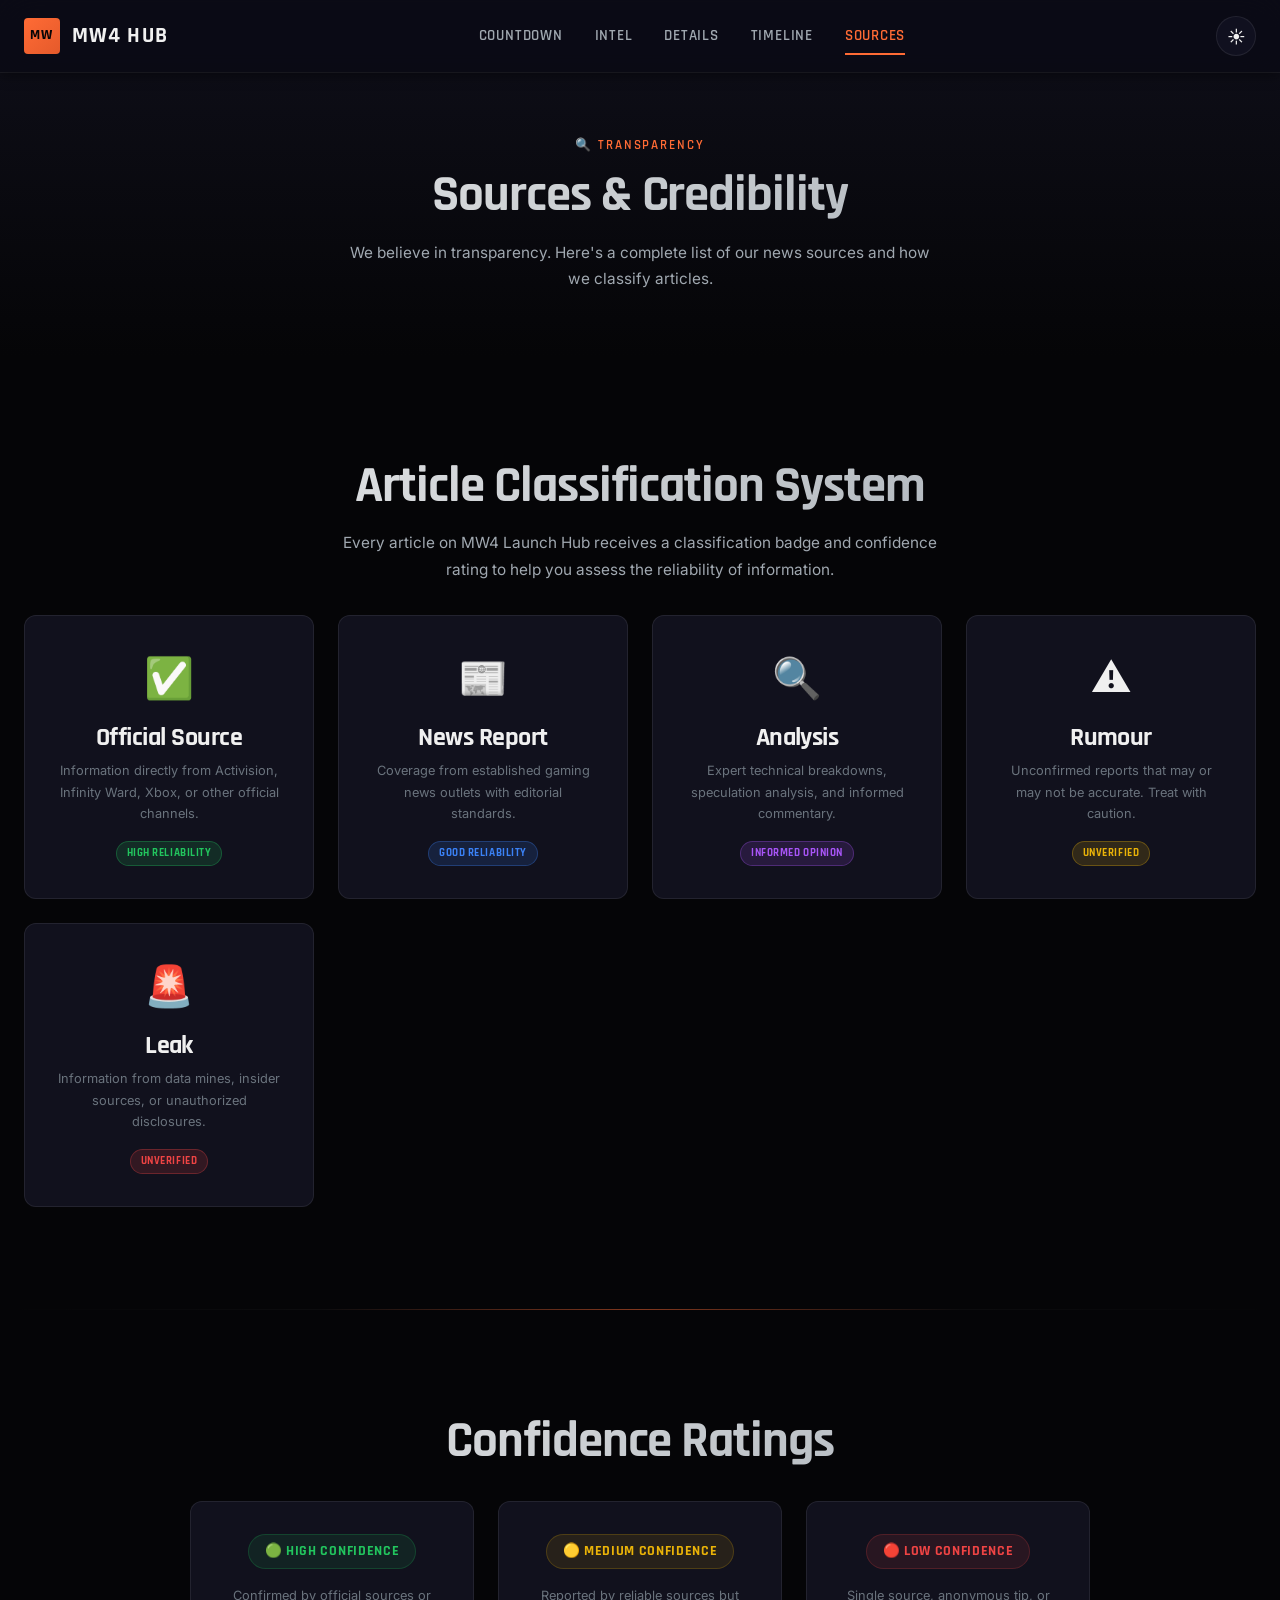
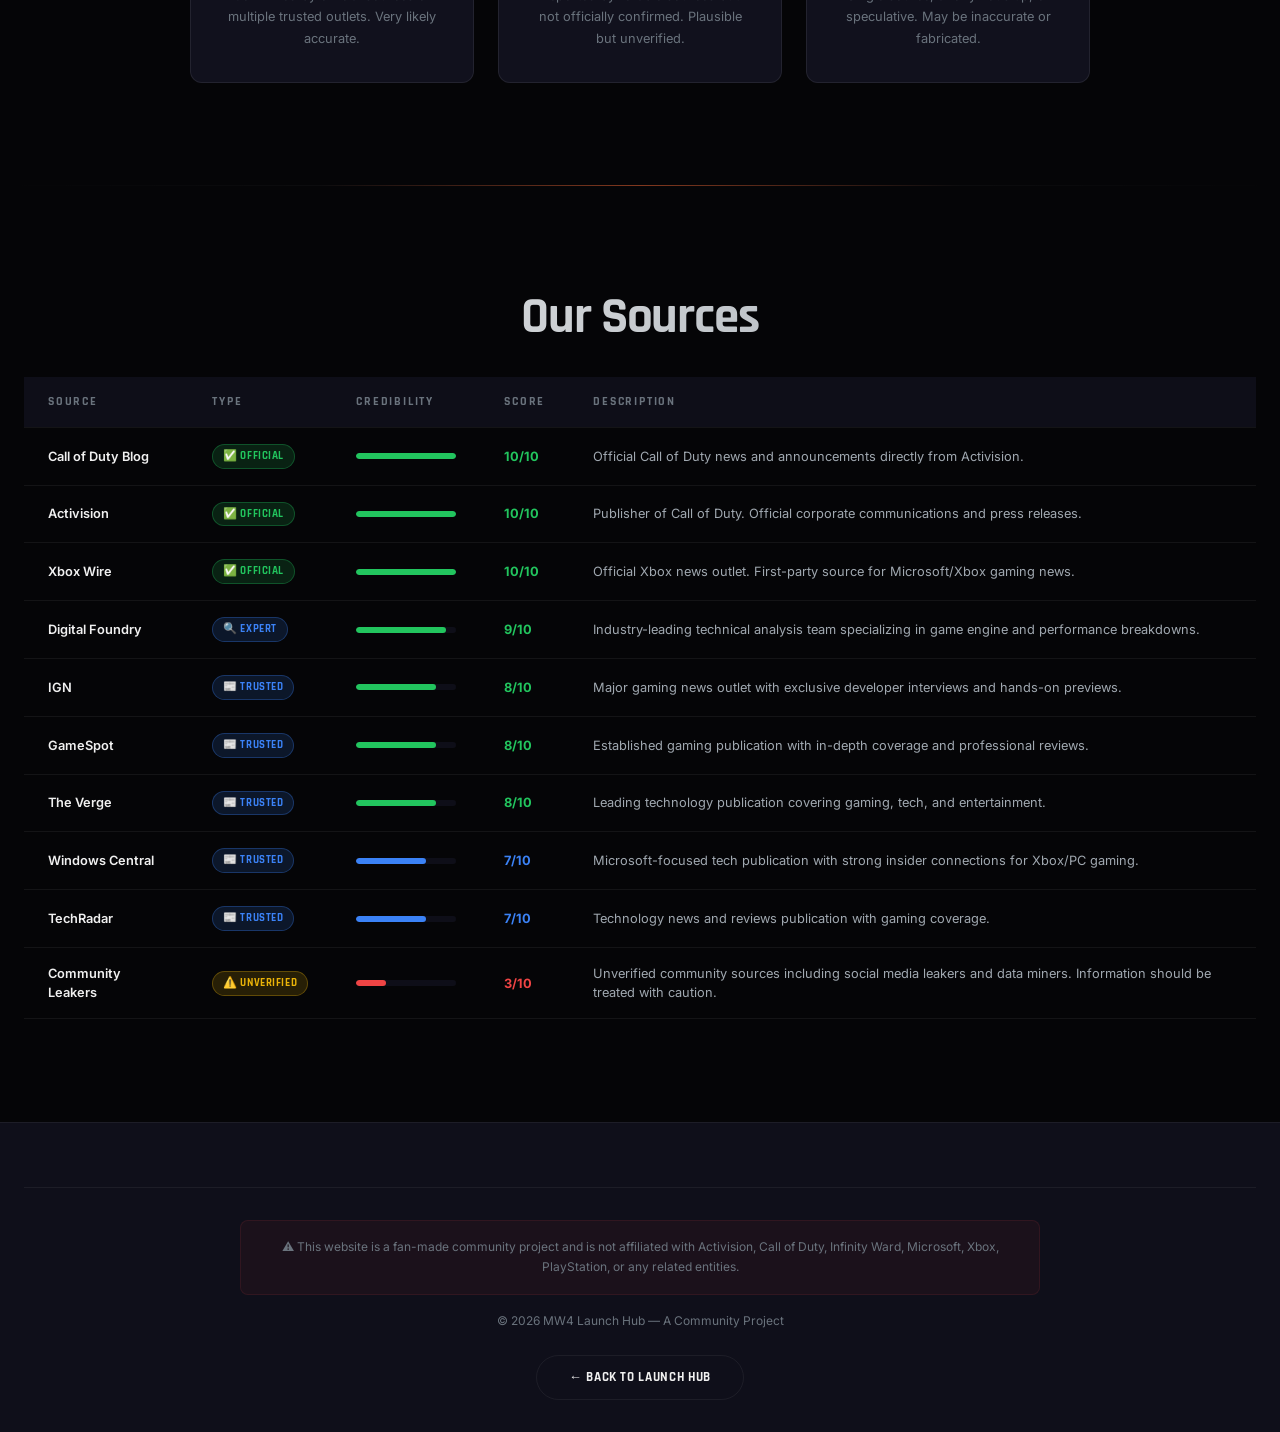
<file: sources.html>
<!DOCTYPE html>
<html lang="en" data-theme="dark">
<head>
  <meta charset="UTF-8">
  <meta name="viewport" content="width=device-width, initial-scale=1.0">
  <title>Sources & Credibility — MW4 Launch Hub</title>
  <meta name="description" content="Full list of news sources used by MW4 Launch Hub, with credibility ratings and information about our article classification system.">
  
  <link rel="icon" type="image/svg+xml" href="data:image/svg+xml,<svg xmlns='http://www.w3.org/2000/svg' viewBox='0 0 100 100'><text y='.9em' font-size='90'>🎮</text></svg>">
  <link rel="preconnect" href="https://fonts.googleapis.com">
  <link rel="preconnect" href="https://fonts.gstatic.com" crossorigin>
  
  <link rel="stylesheet" href="css/variables.css">
  <link rel="stylesheet" href="css/base.css">
  <link rel="stylesheet" href="css/animations.css">
  <link rel="stylesheet" href="css/components.css">
  <link rel="stylesheet" href="css/responsive.css">

  <style>
    .sources-hero {
      padding: calc(var(--nav-height) + var(--space-3xl)) 0 var(--space-3xl);
      text-align: center;
      background: linear-gradient(180deg, var(--charcoal-deep), var(--bg-primary));
    }

    .source-table {
      width: 100%;
      border-collapse: collapse;
      margin-top: var(--space-xl);
    }

    .source-table th,
    .source-table td {
      text-align: left;
      padding: var(--space-md) var(--space-lg);
      border-bottom: 1px solid var(--border-subtle);
    }

    .source-table th {
      font-family: var(--font-display);
      font-size: var(--fs-xs);
      font-weight: var(--fw-bold);
      letter-spacing: var(--ls-ultra);
      text-transform: uppercase;
      color: var(--text-muted);
      background: var(--glass-bg-light);
    }

    .source-table tr:hover td {
      background: rgba(255, 107, 53, 0.03);
    }

    .source-table td {
      font-size: var(--fs-small);
      color: var(--text-secondary);
    }

    .credibility-bar {
      width: 100px;
      height: 6px;
      background: var(--glass-bg-light);
      border-radius: var(--radius-full);
      overflow: hidden;
    }

    .credibility-bar__fill {
      height: 100%;
      border-radius: var(--radius-full);
      transition: width 0.5s var(--ease-out);
    }

    .classification-grid {
      display: grid;
      grid-template-columns: repeat(auto-fill, minmax(250px, 1fr));
      gap: var(--space-lg);
      margin-top: var(--space-xl);
    }

    .classification-card {
      background: var(--bg-card);
      border: var(--glass-border);
      border-radius: var(--radius-lg);
      padding: var(--space-xl);
      text-align: center;
    }

    .classification-card__icon {
      font-size: 2.5rem;
      margin-bottom: var(--space-md);
    }

    .classification-card__title {
      font-family: var(--font-display);
      font-size: var(--fs-h3);
      margin-bottom: var(--space-xs);
    }

    .classification-card__desc {
      font-size: var(--fs-small);
      color: var(--text-muted);
    }

    @media (max-width: 768px) {
      .source-table-wrap {
        overflow-x: auto;
      }
      .source-table {
        min-width: 600px;
      }
    }
  </style>
</head>
<body>

  <!-- Navigation -->
  <nav class="nav nav--scrolled" role="navigation" aria-label="Main navigation">
    <div class="nav__inner">
      <a href="index.html" class="nav__logo">
        <span class="nav__logo-icon">MW</span>
        MW4 Hub
      </a>
      <div class="nav__links">
        <a href="index.html#countdown" class="nav__link">Countdown</a>
        <a href="index.html#news" class="nav__link">Intel</a>
        <a href="index.html#info" class="nav__link">Details</a>
        <a href="index.html#timeline" class="nav__link">Timeline</a>
        <a href="sources.html" class="nav__link nav__link--active">Sources</a>
      </div>
      <div class="nav__actions">
        <button class="nav__theme-toggle" id="theme-toggle-sources" aria-label="Toggle theme" onclick="const t=document.documentElement.getAttribute('data-theme')==='dark'?'light':'dark';document.documentElement.setAttribute('data-theme',t);localStorage.setItem('mw4-theme',t);this.textContent=t==='dark'?'☀️':'🌙';">🌙</button>
      </div>
    </div>
  </nav>

  <!-- Hero -->
  <div class="sources-hero">
    <div class="container">
      <span class="section__subtitle">🔍 Transparency</span>
      <h1 class="section__title">Sources & Credibility</h1>
      <p class="section__description">We believe in transparency. Here's a complete list of our news sources and how we classify articles.</p>
    </div>
  </div>

  <!-- Classification System -->
  <section class="section">
    <div class="container">
      <h2 class="section__title" style="text-align: center; margin-bottom: var(--space-md);">Article Classification System</h2>
      <p style="text-align: center; color: var(--text-secondary); max-width: 600px; margin: 0 auto var(--space-xl);">
        Every article on MW4 Launch Hub receives a classification badge and confidence rating to help you assess the reliability of information.
      </p>

      <div class="classification-grid">
        <div class="classification-card">
          <div class="classification-card__icon">✅</div>
          <h3 class="classification-card__title">Official Source</h3>
          <p class="classification-card__desc">Information directly from Activision, Infinity Ward, Xbox, or other official channels.</p>
          <span class="badge badge--official" style="margin-top: var(--space-md); display: inline-flex;">High Reliability</span>
        </div>

        <div class="classification-card">
          <div class="classification-card__icon">📰</div>
          <h3 class="classification-card__title">News Report</h3>
          <p class="classification-card__desc">Coverage from established gaming news outlets with editorial standards.</p>
          <span class="badge badge--news" style="margin-top: var(--space-md); display: inline-flex;">Good Reliability</span>
        </div>

        <div class="classification-card">
          <div class="classification-card__icon">🔍</div>
          <h3 class="classification-card__title">Analysis</h3>
          <p class="classification-card__desc">Expert technical breakdowns, speculation analysis, and informed commentary.</p>
          <span class="badge badge--analysis" style="margin-top: var(--space-md); display: inline-flex;">Informed Opinion</span>
        </div>

        <div class="classification-card">
          <div class="classification-card__icon">⚠️</div>
          <h3 class="classification-card__title">Rumour</h3>
          <p class="classification-card__desc">Unconfirmed reports that may or may not be accurate. Treat with caution.</p>
          <span class="badge badge--rumour" style="margin-top: var(--space-md); display: inline-flex;">Unverified</span>
        </div>

        <div class="classification-card">
          <div class="classification-card__icon">🚨</div>
          <h3 class="classification-card__title">Leak</h3>
          <p class="classification-card__desc">Information from data mines, insider sources, or unauthorized disclosures.</p>
          <span class="badge badge--leak" style="margin-top: var(--space-md); display: inline-flex;">Unverified</span>
        </div>
      </div>
    </div>
  </section>

  <div class="section-divider"></div>

  <!-- Confidence Ratings -->
  <section class="section">
    <div class="container">
      <h2 class="section__title" style="text-align: center; margin-bottom: var(--space-xl);">Confidence Ratings</h2>
      <div class="classification-grid" style="max-width: 900px; margin: 0 auto;">
        <div class="classification-card">
          <span class="badge badge--confidence-high" style="font-size: 0.85rem; padding: 6px 16px;">🟢 High Confidence</span>
          <p class="classification-card__desc" style="margin-top: var(--space-md);">Confirmed by official sources or multiple trusted outlets. Very likely accurate.</p>
        </div>
        <div class="classification-card">
          <span class="badge badge--confidence-medium" style="font-size: 0.85rem; padding: 6px 16px;">🟡 Medium Confidence</span>
          <p class="classification-card__desc" style="margin-top: var(--space-md);">Reported by reliable sources but not officially confirmed. Plausible but unverified.</p>
        </div>
        <div class="classification-card">
          <span class="badge badge--confidence-low" style="font-size: 0.85rem; padding: 6px 16px;">🔴 Low Confidence</span>
          <p class="classification-card__desc" style="margin-top: var(--space-md);">Single source, anonymous tip, or speculative. May be inaccurate or fabricated.</p>
        </div>
      </div>
    </div>
  </section>

  <div class="section-divider"></div>

  <!-- Source List -->
  <section class="section">
    <div class="container">
      <h2 class="section__title" style="text-align: center; margin-bottom: var(--space-xl);">Our Sources</h2>
      
      <div class="source-table-wrap">
        <table class="source-table" id="sources-table">
          <thead>
            <tr>
              <th>Source</th>
              <th>Type</th>
              <th>Credibility</th>
              <th>Score</th>
              <th>Description</th>
            </tr>
          </thead>
          <tbody id="sources-tbody">
            <!-- Rendered by JS below -->
          </tbody>
        </table>
      </div>
    </div>
  </section>

  <!-- Footer -->
  <footer class="footer">
    <div class="container">
      <div class="footer__bottom">
        <p class="footer__disclaimer">
          ⚠️ This website is a fan-made community project and is not affiliated with Activision, Call of Duty, Infinity Ward, Microsoft, Xbox, PlayStation, or any related entities.
        </p>
        <p class="footer__copyright">© 2026 MW4 Launch Hub — A Community Project</p>
        <a href="index.html" class="btn btn--secondary" style="margin-top: var(--space-lg);">← Back to Launch Hub</a>
      </div>
    </div>
  </footer>

  <script>
    // Load and render sources
    (async () => {
      // Apply saved theme
      const saved = localStorage.getItem('mw4-theme') || 'dark';
      document.documentElement.setAttribute('data-theme', saved);
      const toggle = document.getElementById('theme-toggle-sources');
      if (toggle) toggle.textContent = saved === 'dark' ? '☀️' : '🌙';

      try {
        const res = await fetch('./data/sources.json');
        const data = await res.json();
        const tbody = document.getElementById('sources-tbody');
        
        tbody.innerHTML = data.sources
          .sort((a, b) => b.credibilityScore - a.credibilityScore)
          .map(s => {
            const barColor = s.credibilityScore >= 8 ? 'var(--badge-official)' 
                          : s.credibilityScore >= 6 ? 'var(--badge-news)' 
                          : s.credibilityScore >= 4 ? 'var(--badge-rumour)' 
                          : 'var(--badge-leak)';
            return `
              <tr>
                <td><a href="${s.url}" target="_blank" rel="noopener noreferrer" style="color: var(--text-primary); font-weight: 600;">${s.name}</a></td>
                <td><span class="badge badge--${s.credibility === 'official' ? 'official' : s.credibility === 'trusted' ? 'news' : 'rumour'}">${s.badge}</span></td>
                <td>
                  <div class="credibility-bar">
                    <div class="credibility-bar__fill" style="width: ${s.credibilityScore * 10}%; background: ${barColor};"></div>
                  </div>
                </td>
                <td style="font-weight: 700; color: ${barColor};">${s.credibilityScore}/10</td>
                <td>${s.description}</td>
              </tr>
            `;
          }).join('');
      } catch (e) {
        console.error('Failed to load sources:', e);
      }
    })();
  </script>
</body>
</html>
</file>
<file: css/variables.css>
/* MW4 LAUNCH HUB — Design Tokens */

:root {
  --black: #050507;
  --black-pure: #000000;
  --gunmetal: #2a3439;
  --gunmetal-light: #3a4a52;
  --charcoal: #1a1a2e;
  --charcoal-deep: #0f0f1a;
  --charcoal-light: #252540;
  --military-green: #4a7c59;
  --military-green-bright: #5fa370;
  --military-green-dark: #2d5438;
  --orange-accent: #ff6b35;
  --orange-glow: #ff8c42;
  --orange-deep: #e55a2b;
  --orange-subtle: rgba(255, 107, 53, 0.15);
  --text-primary: #f0f0f0;
  --text-secondary: #a0a8b0;
  --text-muted: #6a737d;
  --text-accent: var(--orange-accent);
  --bg-primary: var(--black);
  --bg-secondary: var(--charcoal-deep);
  --bg-card: rgba(26, 26, 46, 0.6);
  --bg-card-hover: rgba(26, 26, 46, 0.85);
  --border-subtle: rgba(255, 255, 255, 0.06);
  --border-glow: rgba(255, 107, 53, 0.3);
  --badge-official: #22c55e;
  --badge-news: #3b82f6;
  --badge-analysis: #a855f7;
  --badge-rumour: #eab308;
  --badge-leak: #ef4444;
  --confidence-high: #22c55e;
  --confidence-medium: #eab308;
  --confidence-low: #ef4444;
  --font-display: 'Rajdhani', 'Segoe UI', sans-serif;
  --font-body: 'Inter', -apple-system, BlinkMacSystemFont, sans-serif;
  --font-mono: 'JetBrains Mono', 'Fira Code', monospace;
  --fs-hero: clamp(3rem, 8vw, 7rem);
  --fs-h1: clamp(2rem, 4vw, 3.5rem);
  --fs-h2: clamp(1.5rem, 3vw, 2.5rem);
  --fs-h3: clamp(1.2rem, 2vw, 1.75rem);
  --fs-body: clamp(0.9rem, 1.2vw, 1.1rem);
  --fs-small: clamp(0.75rem, 1vw, 0.875rem);
  --fs-xs: 0.75rem;
  --fw-light: 300;
  --fw-regular: 400;
  --fw-medium: 500;
  --fw-semibold: 600;
  --fw-bold: 700;
  --fw-black: 900;
  --lh-tight: 1.1;
  --lh-normal: 1.5;
  --lh-relaxed: 1.7;
  --ls-tight: -0.02em;
  --ls-normal: 0;
  --ls-wide: 0.05em;
  --ls-ultra: 0.15em;
  --space-2xs: 0.25rem;
  --space-xs: 0.5rem;
  --space-sm: 0.75rem;
  --space-md: 1rem;
  --space-lg: 1.5rem;
  --space-xl: 2rem;
  --space-2xl: 3rem;
  --space-3xl: 4rem;
  --space-4xl: 6rem;
  --space-5xl: 8rem;
  --max-width: 1400px;
  --max-width-narrow: 900px;
  --nav-height: 72px;
  --section-padding: clamp(4rem, 8vw, 8rem);
  --radius-sm: 4px;
  --radius-md: 8px;
  --radius-lg: 12px;
  --radius-xl: 16px;
  --radius-2xl: 24px;
  --radius-full: 9999px;
  --shadow-sm: 0 1px 3px rgba(0, 0, 0, 0.3);
  --shadow-md: 0 4px 12px rgba(0, 0, 0, 0.4);
  --shadow-lg: 0 8px 32px rgba(0, 0, 0, 0.5);
  --shadow-xl: 0 16px 48px rgba(0, 0, 0, 0.6);
  --shadow-glow: 0 0 20px rgba(255, 107, 53, 0.3);
  --shadow-glow-lg: 0 0 40px rgba(255, 107, 53, 0.4);
  --shadow-glow-green: 0 0 20px rgba(74, 124, 89, 0.3);
  --glass-bg: rgba(10, 10, 20, 0.65);
  --glass-bg-light: rgba(26, 26, 46, 0.45);
  --glass-blur: 20px;
  --glass-border: 1px solid rgba(255, 255, 255, 0.08);
  --ease-out: cubic-bezier(0.33, 1, 0.68, 1);
  --ease-in-out: cubic-bezier(0.65, 0, 0.35, 1);
  --ease-spring: cubic-bezier(0.34, 1.56, 0.64, 1);
  --ease-bounce: cubic-bezier(0.68, -0.55, 0.265, 1.55);
  --duration-fast: 150ms;
  --duration-normal: 300ms;
  --duration-slow: 500ms;
  --duration-slower: 800ms;
  --z-bg: -1;
  --z-base: 1;
  --z-card: 10;
  --z-sticky: 100;
  --z-nav: 1000;
  --z-overlay: 2000;
  --z-modal: 3000;
  --z-particles: 0;
}

[data-theme="light"] {
  --bg-primary: #f5f5f0;
  --bg-secondary: #e8e8e0;
  --bg-card: rgba(255, 255, 255, 0.8);
  --bg-card-hover: rgba(255, 255, 255, 0.95);
  --text-primary: #1a1a2e;
  --text-secondary: #4a4a5e;
  --text-muted: #7a7a8e;
  --border-subtle: rgba(0, 0, 0, 0.08);
  --glass-bg: rgba(255, 255, 255, 0.7);
  --glass-bg-light: rgba(255, 255, 255, 0.5);
  --glass-border: 1px solid rgba(0, 0, 0, 0.06);
  --shadow-sm: 0 1px 3px rgba(0, 0, 0, 0.08);
  --shadow-md: 0 4px 12px rgba(0, 0, 0, 0.1);
  --shadow-lg: 0 8px 32px rgba(0, 0, 0, 0.12);
}
</file>
<file: css/base.css>
/* ============================================
   MW4 LAUNCH HUB — Base Styles
   ============================================ */

@import url('https://fonts.googleapis.com/css2?family=Inter:wght@300;400;500;600;700&family=Rajdhani:wght@400;500;600;700&family=JetBrains+Mono:wght@400;500&display=swap');

/* ── Reset ───────────────────────────────── */
*, *::before, *::after {
  margin: 0;
  padding: 0;
  box-sizing: border-box;
}

html {
  scroll-behavior: smooth;
  -webkit-text-size-adjust: 100%;
  text-size-adjust: 100%;
  scrollbar-width: thin;
  scrollbar-color: var(--gunmetal) var(--black);
}

body {
  font-family: var(--font-body);
  font-size: var(--fs-body);
  font-weight: var(--fw-regular);
  line-height: var(--lh-normal);
  color: var(--text-primary);
  background-color: var(--bg-primary);
  overflow-x: hidden;
  -webkit-font-smoothing: antialiased;
  -moz-osx-font-smoothing: grayscale;
}

/* ── Custom Scrollbar ────────────────────── */
::-webkit-scrollbar {
  width: 8px;
}
::-webkit-scrollbar-track {
  background: var(--black);
}
::-webkit-scrollbar-thumb {
  background: var(--gunmetal);
  border-radius: var(--radius-full);
}
::-webkit-scrollbar-thumb:hover {
  background: var(--gunmetal-light);
}

/* ── Selection ───────────────────────────── */
::selection {
  background: var(--orange-accent);
  color: var(--black);
}

/* ── Links ───────────────────────────────── */
a {
  color: var(--orange-accent);
  text-decoration: none;
  transition: color var(--duration-fast) var(--ease-out);
}
a:hover {
  color: var(--orange-glow);
}

/* ── Images ──────────────────────────────── */
img {
  max-width: 100%;
  height: auto;
  display: block;
}

/* ── Lists ───────────────────────────────── */
ul, ol {
  list-style: none;
}

/* ── Buttons ─────────────────────────────── */
button {
  font-family: inherit;
  font-size: inherit;
  border: none;
  background: none;
  cursor: pointer;
  color: inherit;
}

/* ── Inputs ──────────────────────────────── */
input, select, textarea {
  font-family: inherit;
  font-size: inherit;
  color: inherit;
}

/* ── Typography ──────────────────────────── */
h1, h2, h3, h4, h5, h6 {
  font-family: var(--font-display);
  font-weight: var(--fw-bold);
  line-height: var(--lh-tight);
  letter-spacing: var(--ls-tight);
  color: var(--text-primary);
}

h1 { font-size: var(--fs-h1); }
h2 { font-size: var(--fs-h2); }
h3 { font-size: var(--fs-h3); }

p {
  color: var(--text-secondary);
  line-height: var(--lh-relaxed);
}

/* ── Layout Containers ───────────────────── */
.container {
  width: 100%;
  max-width: var(--max-width);
  margin: 0 auto;
  padding: 0 var(--space-lg);
}

.container--narrow {
  max-width: var(--max-width-narrow);
}

.section {
  padding: var(--section-padding) 0;
  position: relative;
}

.section__header {
  text-align: center;
  margin-bottom: var(--space-3xl);
}

.section__subtitle {
  font-family: var(--font-display);
  font-size: var(--fs-small);
  font-weight: var(--fw-semibold);
  letter-spacing: var(--ls-ultra);
  text-transform: uppercase;
  color: var(--orange-accent);
  margin-bottom: var(--space-sm);
  display: block;
}

.section__title {
  font-size: var(--fs-h1);
  margin-bottom: var(--space-md);
  background: linear-gradient(135deg, var(--text-primary) 0%, var(--text-secondary) 100%);
  -webkit-background-clip: text;
  -webkit-text-fill-color: transparent;
  background-clip: text;
}

.section__description {
  font-size: var(--fs-body);
  max-width: 600px;
  margin: 0 auto;
}

/* ── Section Dividers ────────────────────── */
.section-divider {
  width: 100%;
  height: 1px;
  background: linear-gradient(90deg, transparent, var(--border-subtle), var(--orange-accent), var(--border-subtle), transparent);
  opacity: 0.5;
}

/* ── Utility Classes ─────────────────────── */
.sr-only {
  position: absolute;
  width: 1px;
  height: 1px;
  padding: 0;
  margin: -1px;
  overflow: hidden;
  clip: rect(0,0,0,0);
  white-space: nowrap;
  border: 0;
}

.text-center { text-align: center; }
.text-accent { color: var(--orange-accent); }
.text-muted { color: var(--text-muted); }

.flex { display: flex; }
.flex-center { display: flex; align-items: center; justify-content: center; }
.flex-between { display: flex; align-items: center; justify-content: space-between; }
.flex-col { flex-direction: column; }
.flex-wrap { flex-wrap: wrap; }
.gap-xs { gap: var(--space-xs); }
.gap-sm { gap: var(--space-sm); }
.gap-md { gap: var(--space-md); }
.gap-lg { gap: var(--space-lg); }
.gap-xl { gap: var(--space-xl); }

/* ── Reveal Animations ───────────────────── */
.reveal {
  opacity: 0;
  transform: translateY(30px);
  transition: opacity var(--duration-slower) var(--ease-out),
              transform var(--duration-slower) var(--ease-out);
}

.reveal.revealed {
  opacity: 1;
  transform: translateY(0);
}

.reveal-delay-1 { transition-delay: 100ms; }
.reveal-delay-2 { transition-delay: 200ms; }
.reveal-delay-3 { transition-delay: 300ms; }
.reveal-delay-4 { transition-delay: 400ms; }
.reveal-delay-5 { transition-delay: 500ms; }

/* ── Reduced Motion ──────────────────────── */
@media (prefers-reduced-motion: reduce) {
  *, *::before, *::after {
    animation-duration: 0.01ms !important;
    animation-iteration-count: 1 !important;
    transition-duration: 0.01ms !important;
    scroll-behavior: auto !important;
  }
  .reveal {
    opacity: 1;
    transform: none;
  }
}
</file>
<file: css/animations.css>
/* ============================================
   MW4 LAUNCH HUB — Animations
   ============================================ */

/* ── Pulse Glow ──────────────────────────── */
@keyframes pulseGlow {
  0%, 100% { box-shadow: 0 0 20px rgba(255, 107, 53, 0.2); }
  50% { box-shadow: 0 0 40px rgba(255, 107, 53, 0.5), 0 0 60px rgba(255, 107, 53, 0.2); }
}

@keyframes pulseGlowText {
  0%, 100% { text-shadow: 0 0 10px rgba(255, 107, 53, 0.3); }
  50% { text-shadow: 0 0 20px rgba(255, 107, 53, 0.6), 0 0 40px rgba(255, 107, 53, 0.2); }
}

/* ── Fade Animations ─────────────────────── */
@keyframes fadeIn {
  from { opacity: 0; }
  to { opacity: 1; }
}

@keyframes fadeInUp {
  from { opacity: 0; transform: translateY(40px); }
  to { opacity: 1; transform: translateY(0); }
}

@keyframes fadeInDown {
  from { opacity: 0; transform: translateY(-40px); }
  to { opacity: 1; transform: translateY(0); }
}

@keyframes fadeInLeft {
  from { opacity: 0; transform: translateX(-40px); }
  to { opacity: 1; transform: translateX(0); }
}

@keyframes fadeInRight {
  from { opacity: 0; transform: translateX(40px); }
  to { opacity: 1; transform: translateX(0); }
}

/* ── Scale Animations ────────────────────── */
@keyframes scaleIn {
  from { opacity: 0; transform: scale(0.8); }
  to { opacity: 1; transform: scale(1); }
}

@keyframes scaleInBounce {
  0% { opacity: 0; transform: scale(0.3); }
  50% { opacity: 1; transform: scale(1.05); }
  70% { transform: scale(0.95); }
  100% { transform: scale(1); }
}

/* ── Countdown Flip ──────────────────────── */
@keyframes flipTop {
  0% { transform: rotateX(0deg); }
  100% { transform: rotateX(-90deg); }
}

@keyframes flipBottom {
  0% { transform: rotateX(90deg); }
  100% { transform: rotateX(0deg); }
}

@keyframes countPulse {
  0% { transform: scale(1); }
  50% { transform: scale(1.05); }
  100% { transform: scale(1); }
}

/* ── Slide Animations ────────────────────── */
@keyframes slideInFromLeft {
  from { transform: translateX(-100%); opacity: 0; }
  to { transform: translateX(0); opacity: 1; }
}

@keyframes slideInFromRight {
  from { transform: translateX(100%); opacity: 0; }
  to { transform: translateX(0); opacity: 1; }
}

/* ── Float & Drift ───────────────────────── */
@keyframes float {
  0%, 100% { transform: translateY(0); }
  50% { transform: translateY(-10px); }
}

@keyframes drift {
  0%, 100% { transform: translate(0, 0); }
  25% { transform: translate(5px, -5px); }
  50% { transform: translate(-3px, -10px); }
  75% { transform: translate(-5px, -3px); }
}

/* ── Shimmer / Scan Line ─────────────────── */
@keyframes shimmer {
  0% { background-position: -200% 0; }
  100% { background-position: 200% 0; }
}

@keyframes scanLine {
  0% { top: -5%; }
  100% { top: 105%; }
}

/* ── Rotate ──────────────────────────────── */
@keyframes rotate360 {
  from { transform: rotate(0deg); }
  to { transform: rotate(360deg); }
}

@keyframes rotateReverse {
  from { transform: rotate(360deg); }
  to { transform: rotate(0deg); }
}

/* ── Border Glow ─────────────────────────── */
@keyframes borderGlow {
  0%, 100% { border-color: rgba(255, 107, 53, 0.2); }
  50% { border-color: rgba(255, 107, 53, 0.6); }
}

/* ── Loading / Progress ──────────────────── */
@keyframes progressBar {
  from { width: 0%; }
  to { width: 100%; }
}

@keyframes dotPulse {
  0%, 80%, 100% { transform: scale(0); opacity: 0; }
  40% { transform: scale(1); opacity: 1; }
}

/* ── Radar Sweep (military theme) ────────── */
@keyframes radarSweep {
  from { transform: rotate(0deg); }
  to { transform: rotate(360deg); }
}

@keyframes radarPing {
  0% { transform: scale(1); opacity: 1; }
  100% { transform: scale(3); opacity: 0; }
}

/* ── Typewriter ──────────────────────────── */
@keyframes typewriter {
  from { width: 0; }
  to { width: 100%; }
}

@keyframes blink {
  0%, 100% { border-color: transparent; }
  50% { border-color: var(--orange-accent); }
}

/* ── Parallax helpers ────────────────────── */
.parallax-slow {
  will-change: transform;
}

.parallax-fast {
  will-change: transform;
}

/* ── Stagger Children ────────────────────── */
.stagger-children > * {
  opacity: 0;
  transform: translateY(20px);
  transition: opacity 0.5s var(--ease-out), transform 0.5s var(--ease-out);
}

.stagger-children.revealed > *:nth-child(1) { transition-delay: 0ms; opacity: 1; transform: translateY(0); }
.stagger-children.revealed > *:nth-child(2) { transition-delay: 80ms; opacity: 1; transform: translateY(0); }
.stagger-children.revealed > *:nth-child(3) { transition-delay: 160ms; opacity: 1; transform: translateY(0); }
.stagger-children.revealed > *:nth-child(4) { transition-delay: 240ms; opacity: 1; transform: translateY(0); }
.stagger-children.revealed > *:nth-child(5) { transition-delay: 320ms; opacity: 1; transform: translateY(0); }
.stagger-children.revealed > *:nth-child(6) { transition-delay: 400ms; opacity: 1; transform: translateY(0); }
.stagger-children.revealed > *:nth-child(7) { transition-delay: 480ms; opacity: 1; transform: translateY(0); }
.stagger-children.revealed > *:nth-child(8) { transition-delay: 560ms; opacity: 1; transform: translateY(0); }
.stagger-children.revealed > *:nth-child(9) { transition-delay: 640ms; opacity: 1; transform: translateY(0); }
.stagger-children.revealed > *:nth-child(10) { transition-delay: 720ms; opacity: 1; transform: translateY(0); }

/* ── Glitch Effect ───────────────────────── */
@keyframes glitch1 {
  0%, 100% { clip-path: inset(0 0 0 0); transform: translate(0); }
  20% { clip-path: inset(20% 0 60% 0); transform: translate(-2px, 2px); }
  40% { clip-path: inset(40% 0 40% 0); transform: translate(2px, -1px); }
  60% { clip-path: inset(60% 0 10% 0); transform: translate(-1px, 1px); }
  80% { clip-path: inset(10% 0 80% 0); transform: translate(1px, -2px); }
}

@keyframes glitch2 {
  0%, 100% { clip-path: inset(0 0 0 0); transform: translate(0); }
  20% { clip-path: inset(60% 0 10% 0); transform: translate(2px, -2px); }
  40% { clip-path: inset(10% 0 80% 0); transform: translate(-2px, 1px); }
  60% { clip-path: inset(80% 0 5% 0); transform: translate(1px, -1px); }
  80% { clip-path: inset(30% 0 50% 0); transform: translate(-1px, 2px); }
}
</file>
<file: css/components.css>
/* ============================================
   MW4 LAUNCH HUB — Component Styles
   ============================================ */

/* ══════════════════════════════════════════
   NAVIGATION
   ══════════════════════════════════════════ */
.nav {
  position: fixed;
  top: 0;
  left: 0;
  right: 0;
  height: var(--nav-height);
  z-index: var(--z-nav);
  transition: background var(--duration-normal) var(--ease-out),
              box-shadow var(--duration-normal) var(--ease-out);
}

.nav--scrolled {
  background: var(--glass-bg);
  backdrop-filter: blur(var(--glass-blur));
  -webkit-backdrop-filter: blur(var(--glass-blur));
  box-shadow: 0 1px 0 var(--border-subtle), var(--shadow-md);
}

.nav__inner {
  display: flex;
  align-items: center;
  justify-content: space-between;
  height: 100%;
  max-width: var(--max-width);
  margin: 0 auto;
  padding: 0 var(--space-lg);
}

.nav__logo {
  display: flex;
  align-items: center;
  gap: var(--space-sm);
  font-family: var(--font-display);
  font-size: 1.4rem;
  font-weight: var(--fw-bold);
  color: var(--text-primary);
  letter-spacing: var(--ls-wide);
  text-transform: uppercase;
}

.nav__logo-icon {
  width: 36px;
  height: 36px;
  background: linear-gradient(135deg, var(--orange-accent), var(--orange-deep));
  border-radius: var(--radius-sm);
  display: flex;
  align-items: center;
  justify-content: center;
  font-size: 0.9rem;
  font-weight: var(--fw-black);
  color: var(--black);
}

.nav__links {
  display: flex;
  align-items: center;
  gap: var(--space-xl);
}

.nav__link {
  font-family: var(--font-display);
  font-size: 0.95rem;
  font-weight: var(--fw-semibold);
  color: var(--text-secondary);
  letter-spacing: var(--ls-wide);
  text-transform: uppercase;
  position: relative;
  padding: var(--space-xs) 0;
  transition: color var(--duration-fast) var(--ease-out);
}

.nav__link::after {
  content: '';
  position: absolute;
  bottom: 0;
  left: 0;
  width: 0;
  height: 2px;
  background: var(--orange-accent);
  transition: width var(--duration-normal) var(--ease-out);
}

.nav__link:hover,
.nav__link--active {
  color: var(--orange-accent);
}

.nav__link:hover::after,
.nav__link--active::after {
  width: 100%;
}

.nav__actions {
  display: flex;
  align-items: center;
  gap: var(--space-md);
}

.nav__theme-toggle {
  width: 40px;
  height: 40px;
  border-radius: var(--radius-full);
  display: flex;
  align-items: center;
  justify-content: center;
  background: var(--glass-bg-light);
  border: var(--glass-border);
  font-size: 1.1rem;
  transition: background var(--duration-fast) var(--ease-out),
              transform var(--duration-fast) var(--ease-spring);
}

.nav__theme-toggle:hover {
  background: var(--orange-subtle);
  transform: scale(1.1);
}

/* Mobile Nav */
.nav__hamburger {
  display: none;
  flex-direction: column;
  gap: 5px;
  padding: var(--space-xs);
  cursor: pointer;
}

.nav__hamburger span {
  width: 24px;
  height: 2px;
  background: var(--text-primary);
  border-radius: 2px;
  transition: all var(--duration-normal) var(--ease-out);
}

.nav__hamburger.active span:nth-child(1) {
  transform: rotate(45deg) translate(5px, 5px);
}

.nav__hamburger.active span:nth-child(2) {
  opacity: 0;
}

.nav__hamburger.active span:nth-child(3) {
  transform: rotate(-45deg) translate(5px, -5px);
}

.nav__mobile-menu {
  display: none;
  position: fixed;
  top: var(--nav-height);
  left: 0;
  right: 0;
  bottom: 0;
  background: var(--glass-bg);
  backdrop-filter: blur(30px);
  -webkit-backdrop-filter: blur(30px);
  z-index: var(--z-overlay);
  padding: var(--space-2xl);
  flex-direction: column;
  gap: var(--space-lg);
}

.nav__mobile-menu.active {
  display: flex;
}

.nav__mobile-link {
  font-family: var(--font-display);
  font-size: 1.5rem;
  font-weight: var(--fw-bold);
  color: var(--text-primary);
  letter-spacing: var(--ls-wide);
  text-transform: uppercase;
  padding: var(--space-md) 0;
  border-bottom: 1px solid var(--border-subtle);
}

/* Scroll Progress */
.scroll-progress {
  position: fixed;
  top: var(--nav-height);
  left: 0;
  height: 2px;
  background: linear-gradient(90deg, var(--orange-accent), var(--orange-glow));
  z-index: var(--z-nav);
  transition: width 100ms linear;
  box-shadow: 0 0 10px rgba(255, 107, 53, 0.5);
}

/* ══════════════════════════════════════════
   HERO SECTION
   ══════════════════════════════════════════ */
.hero {
  position: relative;
  min-height: 100vh;
  display: flex;
  flex-direction: column;
  align-items: center;
  justify-content: center;
  text-align: center;
  overflow: hidden;
  padding: var(--space-3xl) var(--space-lg);
}

.hero__bg {
  position: absolute;
  top: 0;
  left: 0;
  width: 100%;
  height: 100%;
  z-index: var(--z-bg);
}

.hero__bg img {
  width: 100%;
  height: 100%;
  object-fit: cover;
  filter: brightness(0.35) saturate(1.2);
}

.hero__bg::after {
  content: '';
  position: absolute;
  top: 0;
  left: 0;
  width: 100%;
  height: 100%;
  background: linear-gradient(
    180deg,
    rgba(5, 5, 7, 0.3) 0%,
    rgba(5, 5, 7, 0.1) 40%,
    rgba(5, 5, 7, 0.6) 80%,
    rgba(5, 5, 7, 1) 100%
  );
}

/* Scan line overlay */
.hero__bg::before {
  content: '';
  position: absolute;
  top: 0;
  left: 0;
  width: 100%;
  height: 3px;
  background: linear-gradient(90deg, transparent, rgba(255, 107, 53, 0.08), transparent);
  z-index: 2;
  animation: scanLine 8s linear infinite;
}

.hero__content {
  position: relative;
  z-index: var(--z-base);
  max-width: 900px;
}

.hero__logo {
  width: clamp(200px, 40vw, 400px);
  margin: 0 auto var(--space-xl);
  animation: fadeIn 1.5s var(--ease-out), float 6s ease-in-out infinite;
  filter: drop-shadow(0 0 30px rgba(255, 107, 53, 0.3));
}

.hero__pre-title {
  font-family: var(--font-display);
  font-size: var(--fs-small);
  font-weight: var(--fw-semibold);
  letter-spacing: var(--ls-ultra);
  text-transform: uppercase;
  color: var(--orange-accent);
  margin-bottom: var(--space-sm);
  animation: fadeInDown 1s var(--ease-out) 0.3s both;
}

.hero__title {
  font-size: var(--fs-hero);
  font-weight: var(--fw-black);
  text-transform: uppercase;
  letter-spacing: var(--ls-tight);
  margin-bottom: var(--space-md);
  animation: fadeInUp 1s var(--ease-out) 0.5s both;
  background: linear-gradient(180deg, var(--text-primary) 0%, rgba(240, 240, 240, 0.6) 100%);
  -webkit-background-clip: text;
  -webkit-text-fill-color: transparent;
  background-clip: text;
}

.hero__title span {
  -webkit-text-fill-color: var(--orange-accent);
  animation: pulseGlowText 3s ease-in-out infinite;
}

.hero__subtitle {
  font-family: var(--font-display);
  font-size: clamp(1.1rem, 2vw, 1.5rem);
  font-weight: var(--fw-medium);
  color: var(--text-secondary);
  letter-spacing: var(--ls-wide);
  text-transform: uppercase;
  margin-bottom: var(--space-3xl);
  animation: fadeInUp 1s var(--ease-out) 0.7s both;
}

.hero__scroll-indicator {
  position: absolute;
  bottom: var(--space-2xl);
  left: 50%;
  transform: translateX(-50%);
  display: flex;
  flex-direction: column;
  align-items: center;
  gap: var(--space-sm);
  animation: fadeIn 1s var(--ease-out) 2s both;
}

.hero__scroll-text {
  font-family: var(--font-display);
  font-size: var(--fs-xs);
  letter-spacing: var(--ls-ultra);
  text-transform: uppercase;
  color: var(--text-muted);
}

.hero__scroll-line {
  width: 1px;
  height: 40px;
  background: linear-gradient(180deg, var(--orange-accent), transparent);
  animation: float 2s ease-in-out infinite;
}

/* ══════════════════════════════════════════
   COUNTDOWN
   ══════════════════════════════════════════ */
.countdown {
  animation: fadeInUp 1s var(--ease-out) 0.9s both;
}

.countdown__timer {
  display: flex;
  gap: clamp(var(--space-sm), 3vw, var(--space-xl));
  justify-content: center;
  align-items: center;
  margin-bottom: var(--space-xl);
}

.countdown__unit {
  text-align: center;
  position: relative;
}

.countdown__value {
  font-family: var(--font-display);
  font-size: clamp(2.5rem, 8vw, 5rem);
  font-weight: var(--fw-black);
  color: var(--text-primary);
  line-height: 1;
  min-width: clamp(70px, 12vw, 120px);
  padding: var(--space-md) var(--space-lg);
  background: var(--glass-bg);
  backdrop-filter: blur(var(--glass-blur));
  -webkit-backdrop-filter: blur(var(--glass-blur));
  border: var(--glass-border);
  border-radius: var(--radius-lg);
  position: relative;
  overflow: hidden;
  transition: transform var(--duration-fast) var(--ease-spring);
}

.countdown__value::before {
  content: '';
  position: absolute;
  top: 50%;
  left: 0;
  right: 0;
  height: 1px;
  background: rgba(255, 255, 255, 0.05);
}

.countdown__value.updated {
  animation: countPulse 0.3s var(--ease-spring);
}

.countdown__label {
  font-family: var(--font-display);
  font-size: var(--fs-xs);
  font-weight: var(--fw-semibold);
  letter-spacing: var(--ls-ultra);
  text-transform: uppercase;
  color: var(--text-muted);
  margin-top: var(--space-sm);
}

.countdown__separator {
  font-family: var(--font-display);
  font-size: clamp(1.5rem, 5vw, 3rem);
  font-weight: var(--fw-bold);
  color: var(--orange-accent);
  padding-bottom: var(--space-xl);
  animation: pulseGlowText 2s ease-in-out infinite;
}

.countdown__info {
  display: flex;
  flex-wrap: wrap;
  justify-content: center;
  gap: var(--space-lg);
  align-items: center;
}

.countdown__info-item {
  display: flex;
  align-items: center;
  gap: var(--space-xs);
  font-size: var(--fs-small);
  color: var(--text-secondary);
  padding: var(--space-xs) var(--space-md);
  background: var(--glass-bg-light);
  border-radius: var(--radius-full);
  border: var(--glass-border);
}

.countdown__info-icon {
  font-size: 1rem;
}

.countdown__tz-select {
  background: var(--glass-bg);
  border: var(--glass-border);
  border-radius: var(--radius-md);
  padding: var(--space-xs) var(--space-md);
  color: var(--text-primary);
  font-family: var(--font-body);
  font-size: var(--fs-small);
  cursor: pointer;
  outline: none;
  transition: border-color var(--duration-fast) var(--ease-out);
  max-width: 250px;
}

.countdown__tz-select:focus {
  border-color: var(--orange-accent);
}

.countdown__tz-select option {
  background: var(--charcoal);
  color: var(--text-primary);
}

/* ══════════════════════════════════════════
   DISCLAIMER BANNER
   ══════════════════════════════════════════ */
.disclaimer {
  background: linear-gradient(135deg, rgba(234, 179, 8, 0.08), rgba(234, 179, 8, 0.03));
  border: 1px solid rgba(234, 179, 8, 0.2);
  border-radius: var(--radius-lg);
  padding: var(--space-lg) var(--space-xl);
  margin-bottom: var(--space-2xl);
  position: relative;
  overflow: hidden;
}

.disclaimer::before {
  content: '⚠️';
  position: absolute;
  top: var(--space-lg);
  left: var(--space-xl);
  font-size: 1.2rem;
}

.disclaimer__title {
  font-family: var(--font-display);
  font-size: var(--fs-small);
  font-weight: var(--fw-bold);
  letter-spacing: var(--ls-wide);
  text-transform: uppercase;
  color: #eab308;
  margin-bottom: var(--space-xs);
  padding-left: var(--space-xl);
}

.disclaimer__text {
  font-size: var(--fs-small);
  color: var(--text-secondary);
  line-height: var(--lh-relaxed);
  padding-left: var(--space-xl);
}

/* ══════════════════════════════════════════
   NEWS FILTER BAR
   ══════════════════════════════════════════ */
.filter-bar {
  display: flex;
  flex-wrap: wrap;
  gap: var(--space-sm);
  margin-bottom: var(--space-xl);
  align-items: center;
}

.filter-bar__label {
  font-family: var(--font-display);
  font-size: var(--fs-small);
  font-weight: var(--fw-semibold);
  letter-spacing: var(--ls-wide);
  text-transform: uppercase;
  color: var(--text-muted);
  margin-right: var(--space-sm);
}

.filter-btn {
  padding: var(--space-xs) var(--space-md);
  border-radius: var(--radius-full);
  font-family: var(--font-display);
  font-size: var(--fs-small);
  font-weight: var(--fw-semibold);
  letter-spacing: var(--ls-wide);
  text-transform: uppercase;
  background: var(--glass-bg-light);
  border: var(--glass-border);
  color: var(--text-secondary);
  transition: all var(--duration-fast) var(--ease-out);
  cursor: pointer;
}

.filter-btn:hover {
  background: var(--orange-subtle);
  color: var(--orange-accent);
  border-color: rgba(255, 107, 53, 0.3);
}

.filter-btn.active {
  background: var(--orange-accent);
  color: var(--black);
  border-color: var(--orange-accent);
}

/* Search */
.news-search {
  position: relative;
  margin-bottom: var(--space-xl);
  max-width: 400px;
}

.news-search__input {
  width: 100%;
  padding: var(--space-sm) var(--space-lg) var(--space-sm) var(--space-2xl);
  background: var(--glass-bg);
  border: var(--glass-border);
  border-radius: var(--radius-full);
  color: var(--text-primary);
  font-size: var(--fs-body);
  outline: none;
  transition: border-color var(--duration-fast) var(--ease-out);
}

.news-search__input::placeholder {
  color: var(--text-muted);
}

.news-search__input:focus {
  border-color: var(--orange-accent);
}

.news-search__icon {
  position: absolute;
  left: var(--space-md);
  top: 50%;
  transform: translateY(-50%);
  color: var(--text-muted);
  font-size: 1rem;
}

/* ══════════════════════════════════════════
   NEWS CARDS
   ══════════════════════════════════════════ */
.news-grid {
  display: grid;
  grid-template-columns: repeat(auto-fill, minmax(340px, 1fr));
  gap: var(--space-xl);
}

.news-card {
  background: var(--bg-card);
  backdrop-filter: blur(10px);
  -webkit-backdrop-filter: blur(10px);
  border: var(--glass-border);
  border-radius: var(--radius-xl);
  overflow: hidden;
  transition: transform var(--duration-normal) var(--ease-out),
              box-shadow var(--duration-normal) var(--ease-out),
              border-color var(--duration-normal) var(--ease-out);
  position: relative;
}

.news-card:hover {
  transform: translateY(-4px);
  box-shadow: var(--shadow-xl);
  border-color: rgba(255, 107, 53, 0.2);
}

.news-card--featured {
  grid-column: 1 / -1;
  display: grid;
  grid-template-columns: 1fr 1fr;
}

.news-card--pinned::before {
  content: '📌 PINNED';
  position: absolute;
  top: var(--space-sm);
  right: var(--space-sm);
  font-family: var(--font-display);
  font-size: var(--fs-xs);
  font-weight: var(--fw-bold);
  letter-spacing: var(--ls-wide);
  color: var(--orange-accent);
  background: rgba(255, 107, 53, 0.15);
  padding: 2px var(--space-sm);
  border-radius: var(--radius-sm);
  z-index: 5;
}

.news-card__image-wrap {
  position: relative;
  aspect-ratio: 16 / 9;
  overflow: hidden;
}

.news-card--featured .news-card__image-wrap {
  aspect-ratio: auto;
  min-height: 300px;
}

.news-card__image {
  width: 100%;
  height: 100%;
  object-fit: cover;
  transition: transform var(--duration-slow) var(--ease-out);
}

.news-card:hover .news-card__image {
  transform: scale(1.05);
}

.news-card__badges {
  position: absolute;
  bottom: var(--space-sm);
  left: var(--space-sm);
  display: flex;
  gap: var(--space-xs);
  z-index: 2;
}

.news-card__body {
  padding: var(--space-lg);
  display: flex;
  flex-direction: column;
  gap: var(--space-sm);
}

.news-card__meta {
  display: flex;
  align-items: center;
  gap: var(--space-sm);
  flex-wrap: wrap;
}

.news-card__source {
  display: flex;
  align-items: center;
  gap: var(--space-2xs);
  font-size: var(--fs-xs);
  color: var(--text-muted);
  font-weight: var(--fw-medium);
}

.news-card__date {
  font-size: var(--fs-xs);
  color: var(--text-muted);
}

.news-card__title {
  font-size: var(--fs-h3);
  font-weight: var(--fw-bold);
  line-height: var(--lh-tight);
  display: -webkit-box;
  -webkit-line-clamp: 2;
  -webkit-box-orient: vertical;
  overflow: hidden;
}

.news-card__summary {
  font-size: var(--fs-small);
  color: var(--text-secondary);
  line-height: var(--lh-relaxed);
  display: -webkit-box;
  -webkit-line-clamp: 3;
  -webkit-box-orient: vertical;
  overflow: hidden;
}

.news-card__footer {
  display: flex;
  align-items: center;
  justify-content: space-between;
  margin-top: auto;
  padding-top: var(--space-sm);
  border-top: 1px solid var(--border-subtle);
}

.news-card__read-more {
  font-family: var(--font-display);
  font-size: var(--fs-small);
  font-weight: var(--fw-semibold);
  letter-spacing: var(--ls-wide);
  text-transform: uppercase;
  color: var(--orange-accent);
  display: flex;
  align-items: center;
  gap: var(--space-xs);
  transition: gap var(--duration-fast) var(--ease-out);
}

.news-card__read-more:hover {
  gap: var(--space-sm);
}

/* ══════════════════════════════════════════
   BADGES
   ══════════════════════════════════════════ */
.badge {
  display: inline-flex;
  align-items: center;
  gap: 4px;
  padding: 3px 10px;
  border-radius: var(--radius-full);
  font-family: var(--font-display);
  font-size: 0.7rem;
  font-weight: var(--fw-bold);
  letter-spacing: var(--ls-wide);
  text-transform: uppercase;
  white-space: nowrap;
}

.badge--official {
  background: rgba(34, 197, 94, 0.15);
  color: var(--badge-official);
  border: 1px solid rgba(34, 197, 94, 0.3);
}

.badge--news {
  background: rgba(59, 130, 246, 0.15);
  color: var(--badge-news);
  border: 1px solid rgba(59, 130, 246, 0.3);
}

.badge--analysis {
  background: rgba(168, 85, 247, 0.15);
  color: var(--badge-analysis);
  border: 1px solid rgba(168, 85, 247, 0.3);
}

.badge--rumour {
  background: rgba(234, 179, 8, 0.15);
  color: var(--badge-rumour);
  border: 1px solid rgba(234, 179, 8, 0.3);
}

.badge--leak {
  background: rgba(239, 68, 68, 0.15);
  color: var(--badge-leak);
  border: 1px solid rgba(239, 68, 68, 0.3);
}

/* Confidence badges */
.badge--confidence-high {
  background: rgba(34, 197, 94, 0.1);
  color: var(--confidence-high);
  border: 1px solid rgba(34, 197, 94, 0.2);
}

.badge--confidence-medium {
  background: rgba(234, 179, 8, 0.1);
  color: var(--confidence-medium);
  border: 1px solid rgba(234, 179, 8, 0.2);
}

.badge--confidence-low {
  background: rgba(239, 68, 68, 0.1);
  color: var(--confidence-low);
  border: 1px solid rgba(239, 68, 68, 0.2);
}

/* ══════════════════════════════════════════
   GAME INFO CARDS
   ══════════════════════════════════════════ */
.info-grid {
  display: grid;
  grid-template-columns: repeat(auto-fill, minmax(280px, 1fr));
  gap: var(--space-lg);
}

.info-card {
  background: var(--bg-card);
  backdrop-filter: blur(10px);
  -webkit-backdrop-filter: blur(10px);
  border: var(--glass-border);
  border-radius: var(--radius-xl);
  padding: var(--space-xl);
  position: relative;
  overflow: hidden;
  transition: transform var(--duration-normal) var(--ease-out),
              border-color var(--duration-normal) var(--ease-out);
}

.info-card:hover {
  transform: translateY(-2px);
  border-color: rgba(255, 107, 53, 0.15);
}

.info-card::before {
  content: '';
  position: absolute;
  top: 0;
  left: 0;
  right: 0;
  height: 3px;
  background: linear-gradient(90deg, var(--orange-accent), var(--military-green));
  opacity: 0;
  transition: opacity var(--duration-normal) var(--ease-out);
}

.info-card:hover::before {
  opacity: 1;
}

.info-card__icon {
  font-size: 1.8rem;
  margin-bottom: var(--space-md);
  display: block;
}

.info-card__label {
  font-family: var(--font-display);
  font-size: var(--fs-xs);
  font-weight: var(--fw-semibold);
  letter-spacing: var(--ls-ultra);
  text-transform: uppercase;
  color: var(--orange-accent);
  margin-bottom: var(--space-xs);
}

.info-card__value {
  font-family: var(--font-display);
  font-size: var(--fs-h3);
  font-weight: var(--fw-bold);
  color: var(--text-primary);
  margin-bottom: var(--space-sm);
}

.info-card__detail {
  font-size: var(--fs-small);
  color: var(--text-secondary);
  line-height: var(--lh-relaxed);
}

.info-card__status {
  display: inline-flex;
  align-items: center;
  gap: 4px;
  margin-top: var(--space-sm);
  font-size: var(--fs-xs);
  font-weight: var(--fw-medium);
}

.info-card__status--confirmed {
  color: var(--badge-official);
}

.info-card__status--unconfirmed {
  color: var(--badge-rumour);
}

/* ══════════════════════════════════════════
   TIMELINE
   ══════════════════════════════════════════ */
.timeline {
  position: relative;
  max-width: 900px;
  margin: 0 auto;
  padding: var(--space-xl) 0;
}

.timeline::before {
  content: '';
  position: absolute;
  top: 0;
  left: 50%;
  transform: translateX(-50%);
  width: 2px;
  height: 100%;
  background: linear-gradient(180deg, var(--orange-accent), var(--gunmetal), var(--military-green));
}

.timeline__item {
  position: relative;
  width: 50%;
  padding: var(--space-lg);
  opacity: 0;
  transform: translateY(20px);
  transition: opacity 0.6s var(--ease-out), transform 0.6s var(--ease-out);
}

.timeline__item.revealed {
  opacity: 1;
  transform: translateY(0);
}

.timeline__item:nth-child(odd) {
  left: 0;
  padding-right: var(--space-3xl);
  text-align: right;
}

.timeline__item:nth-child(even) {
  left: 50%;
  padding-left: var(--space-3xl);
}

.timeline__dot {
  position: absolute;
  top: var(--space-xl);
  width: 16px;
  height: 16px;
  border-radius: var(--radius-full);
  background: var(--orange-accent);
  border: 3px solid var(--bg-primary);
  z-index: 2;
  box-shadow: var(--shadow-glow);
}

.timeline__item:nth-child(odd) .timeline__dot {
  right: -8px;
}

.timeline__item:nth-child(even) .timeline__dot {
  left: -8px;
}

.timeline__dot--past {
  background: var(--military-green);
  box-shadow: var(--shadow-glow-green);
}

.timeline__dot--upcoming {
  background: var(--orange-accent);
  animation: pulseGlow 2s ease-in-out infinite;
}

.timeline__dot--rumoured {
  background: var(--badge-rumour);
  border-style: dashed;
}

.timeline__content {
  background: var(--bg-card);
  backdrop-filter: blur(10px);
  -webkit-backdrop-filter: blur(10px);
  border: var(--glass-border);
  border-radius: var(--radius-lg);
  padding: var(--space-lg);
  transition: border-color var(--duration-normal) var(--ease-out);
}

.timeline__content:hover {
  border-color: rgba(255, 107, 53, 0.15);
}

.timeline__date {
  font-family: var(--font-display);
  font-size: var(--fs-xs);
  font-weight: var(--fw-bold);
  letter-spacing: var(--ls-ultra);
  text-transform: uppercase;
  color: var(--orange-accent);
  margin-bottom: var(--space-xs);
}

.timeline__title {
  font-size: var(--fs-h3);
  margin-bottom: var(--space-xs);
}

.timeline__description {
  font-size: var(--fs-small);
  color: var(--text-secondary);
}

.timeline__status {
  display: inline-block;
  margin-top: var(--space-sm);
  font-size: var(--fs-xs);
  font-weight: var(--fw-semibold);
  padding: 2px 8px;
  border-radius: var(--radius-sm);
}

.timeline__status--confirmed {
  background: rgba(34, 197, 94, 0.1);
  color: var(--badge-official);
}

.timeline__status--rumoured {
  background: rgba(234, 179, 8, 0.1);
  color: var(--badge-rumour);
}

.timeline__status--upcoming {
  background: rgba(59, 130, 246, 0.1);
  color: var(--badge-news);
}

/* ══════════════════════════════════════════
   NEWSLETTER SIGNUP
   ══════════════════════════════════════════ */
.newsletter {
  text-align: center;
  padding: var(--space-4xl) var(--space-lg);
  background: linear-gradient(135deg, rgba(255, 107, 53, 0.05), rgba(74, 124, 89, 0.05));
  border-radius: var(--radius-2xl);
  border: var(--glass-border);
  max-width: 700px;
  margin: 0 auto;
}

.newsletter__form {
  display: flex;
  gap: var(--space-sm);
  max-width: 500px;
  margin: var(--space-xl) auto 0;
}

.newsletter__input {
  flex: 1;
  padding: var(--space-sm) var(--space-lg);
  background: var(--glass-bg);
  border: var(--glass-border);
  border-radius: var(--radius-full);
  color: var(--text-primary);
  font-size: var(--fs-body);
  outline: none;
  transition: border-color var(--duration-fast) var(--ease-out);
}

.newsletter__input:focus {
  border-color: var(--orange-accent);
}

.newsletter__input::placeholder {
  color: var(--text-muted);
}

/* ══════════════════════════════════════════
   BUTTONS
   ══════════════════════════════════════════ */
.btn {
  display: inline-flex;
  align-items: center;
  gap: var(--space-sm);
  padding: var(--space-sm) var(--space-xl);
  font-family: var(--font-display);
  font-size: var(--fs-small);
  font-weight: var(--fw-bold);
  letter-spacing: var(--ls-wide);
  text-transform: uppercase;
  border-radius: var(--radius-full);
  transition: all var(--duration-normal) var(--ease-out);
  cursor: pointer;
  white-space: nowrap;
}

.btn--primary {
  background: linear-gradient(135deg, var(--orange-accent), var(--orange-deep));
  color: var(--black);
  border: none;
  box-shadow: var(--shadow-glow);
}

.btn--primary:hover {
  transform: translateY(-2px);
  box-shadow: var(--shadow-glow-lg);
  color: var(--black);
}

.btn--secondary {
  background: transparent;
  color: var(--text-primary);
  border: 1px solid var(--border-subtle);
}

.btn--secondary:hover {
  border-color: var(--orange-accent);
  color: var(--orange-accent);
}

.btn--ghost {
  background: var(--glass-bg-light);
  color: var(--text-secondary);
  border: var(--glass-border);
}

.btn--ghost:hover {
  background: var(--orange-subtle);
  color: var(--orange-accent);
  border-color: rgba(255, 107, 53, 0.3);
}

/* ══════════════════════════════════════════
   FOOTER
   ══════════════════════════════════════════ */
.footer {
  border-top: 1px solid var(--border-subtle);
  padding: var(--space-3xl) 0 var(--space-xl);
  background: var(--charcoal-deep);
}

.footer__grid {
  display: grid;
  grid-template-columns: 2fr 1fr 1fr 1fr;
  gap: var(--space-2xl);
  margin-bottom: var(--space-2xl);
}

.footer__brand-desc {
  font-size: var(--fs-small);
  color: var(--text-muted);
  margin-top: var(--space-md);
  max-width: 300px;
}

.footer__heading {
  font-family: var(--font-display);
  font-size: var(--fs-small);
  font-weight: var(--fw-bold);
  letter-spacing: var(--ls-ultra);
  text-transform: uppercase;
  color: var(--text-primary);
  margin-bottom: var(--space-lg);
}

.footer__link {
  display: block;
  font-size: var(--fs-small);
  color: var(--text-muted);
  padding: var(--space-2xs) 0;
  transition: color var(--duration-fast) var(--ease-out);
}

.footer__link:hover {
  color: var(--orange-accent);
}

.footer__socials {
  display: flex;
  gap: var(--space-md);
  margin-top: var(--space-md);
}

.footer__social-link {
  width: 40px;
  height: 40px;
  border-radius: var(--radius-full);
  background: var(--glass-bg-light);
  border: var(--glass-border);
  display: flex;
  align-items: center;
  justify-content: center;
  font-size: 1.1rem;
  color: var(--text-secondary);
  transition: all var(--duration-fast) var(--ease-out);
}

.footer__social-link:hover {
  background: var(--orange-subtle);
  color: var(--orange-accent);
  transform: translateY(-2px);
}

.footer__bottom {
  border-top: 1px solid var(--border-subtle);
  padding-top: var(--space-xl);
  text-align: center;
}

.footer__disclaimer {
  font-size: var(--fs-xs);
  color: var(--text-muted);
  max-width: 800px;
  margin: 0 auto var(--space-md);
  line-height: var(--lh-relaxed);
  padding: var(--space-md);
  background: rgba(239, 68, 68, 0.05);
  border: 1px solid rgba(239, 68, 68, 0.1);
  border-radius: var(--radius-md);
}

.footer__copyright {
  font-size: var(--fs-xs);
  color: var(--text-muted);
}

/* ══════════════════════════════════════════
   PARTICLES CANVAS
   ══════════════════════════════════════════ */
#particles-canvas {
  position: fixed;
  top: 0;
  left: 0;
  width: 100%;
  height: 100%;
  z-index: var(--z-particles);
  pointer-events: none;
  opacity: 0.4;
}
</file>
<file: css/responsive.css>
/* ============================================
   MW4 LAUNCH HUB — Responsive Styles
   ============================================ */

/* ── Ultra Wide (2560px+) ────────────────── */
@media (min-width: 2560px) {
  :root {
    --max-width: 1800px;
    --fs-hero: 8rem;
  }
  
  .news-grid {
    grid-template-columns: repeat(4, 1fr);
  }
  
  .info-grid {
    grid-template-columns: repeat(4, 1fr);
  }
}

/* ── Large Desktop (1440px) ──────────────── */
@media (max-width: 1440px) {
  .news-grid {
    grid-template-columns: repeat(auto-fill, minmax(320px, 1fr));
  }
}

/* ── Tablet Landscape (1024px) ───────────── */
@media (max-width: 1024px) {
  .nav__links {
    display: none;
  }

  .nav__hamburger {
    display: flex;
  }

  .hero__title {
    font-size: clamp(2.5rem, 7vw, 4rem);
  }

  .news-card--featured {
    grid-template-columns: 1fr;
  }

  .footer__grid {
    grid-template-columns: 1fr 1fr;
    gap: var(--space-xl);
  }

  .timeline__item {
    width: 100%;
    left: 0 !important;
    padding-left: var(--space-3xl) !important;
    padding-right: var(--space-md) !important;
    text-align: left !important;
  }

  .timeline::before {
    left: 15px;
    transform: none;
  }

  .timeline__dot {
    left: 7px !important;
    right: auto !important;
  }
}

/* ── Tablet Portrait (768px) ─────────────── */
@media (max-width: 768px) {
  :root {
    --section-padding: clamp(3rem, 6vw, 5rem);
    --nav-height: 60px;
  }

  .container {
    padding: 0 var(--space-md);
  }

  .countdown__timer {
    gap: var(--space-sm);
  }

  .countdown__value {
    padding: var(--space-sm) var(--space-md);
    min-width: 65px;
  }

  .countdown__info {
    flex-direction: column;
    gap: var(--space-sm);
  }

  .news-grid {
    grid-template-columns: 1fr;
  }

  .info-grid {
    grid-template-columns: 1fr 1fr;
  }

  .newsletter__form {
    flex-direction: column;
  }

  .newsletter__input {
    width: 100%;
  }

  .footer__grid {
    grid-template-columns: 1fr;
    gap: var(--space-xl);
  }

  .filter-bar {
    justify-content: center;
  }
}

/* ── Mobile (480px) ──────────────────────── */
@media (max-width: 480px) {
  .hero {
    padding: var(--space-xl) var(--space-md);
  }

  .hero__logo {
    width: 180px;
  }

  .countdown__timer {
    gap: var(--space-2xs);
  }

  .countdown__value {
    font-size: 2rem;
    min-width: 55px;
    padding: var(--space-xs) var(--space-sm);
  }

  .countdown__separator {
    font-size: 1.2rem;
  }

  .info-grid {
    grid-template-columns: 1fr;
  }

  .section__title {
    font-size: clamp(1.5rem, 5vw, 2rem);
  }

  .disclaimer {
    padding: var(--space-md);
  }

  .disclaimer::before {
    display: none;
  }

  .disclaimer__title,
  .disclaimer__text {
    padding-left: 0;
  }

  .btn {
    width: 100%;
    justify-content: center;
  }

  .timeline__item {
    padding-left: var(--space-2xl) !important;
  }

  .timeline::before {
    left: 10px;
  }

  .timeline__dot {
    left: 2px !important;
    width: 14px;
    height: 14px;
  }
}

/* ── Small Mobile (360px) ────────────────── */
@media (max-width: 360px) {
  .countdown__value {
    font-size: 1.5rem;
    min-width: 45px;
  }

  .countdown__label {
    font-size: 0.6rem;
  }
}
</file>
